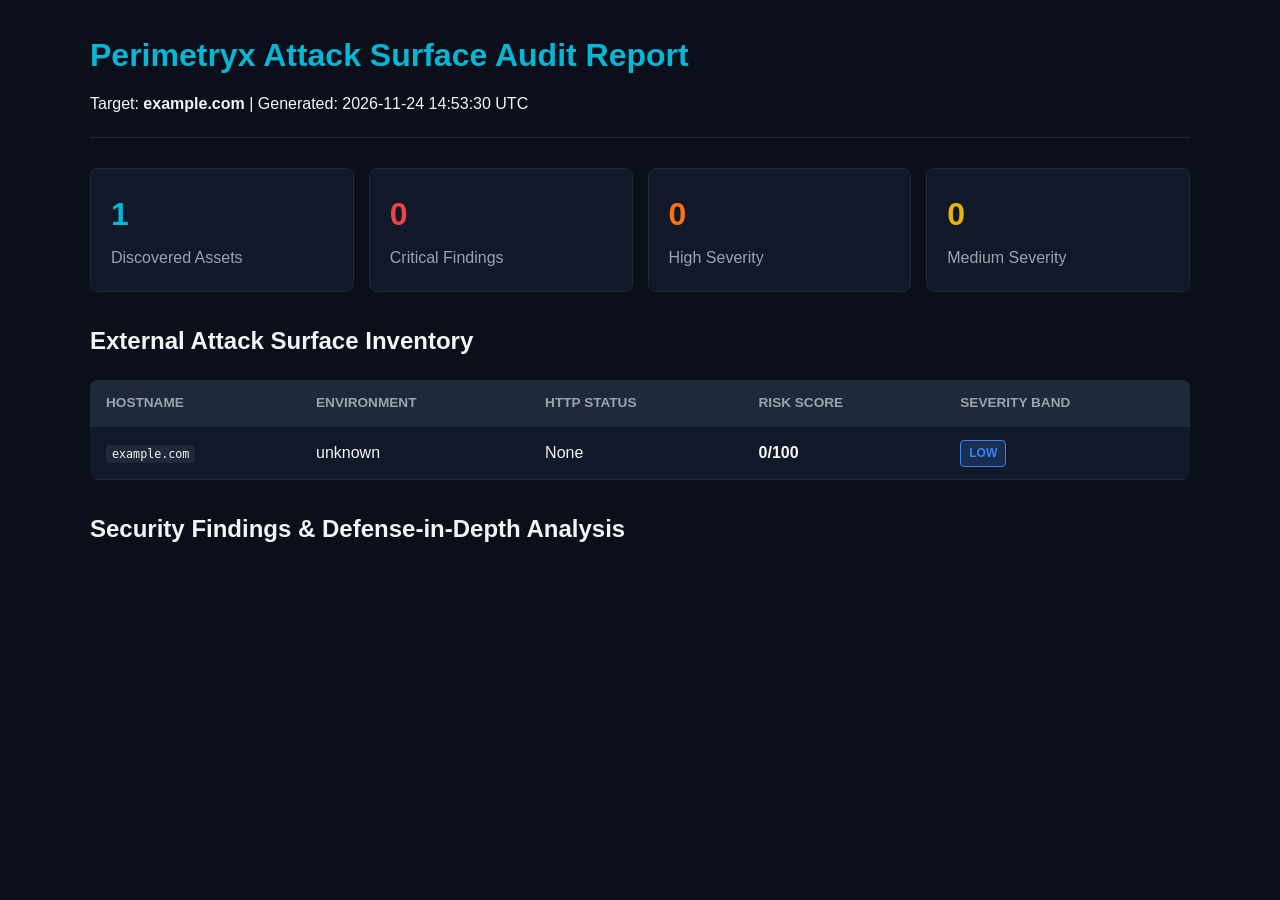
<file: perimetryx-example.com-report.html>
<!DOCTYPE html>
<html lang="en">
<head>
  <meta charset="UTF-8">
  <title>Perimetryx Audit: example.com</title>
  <style>
    :root {
      --bg: #0b0f19;
      --card-bg: #111827;
      --border: #1f2937;
      --text: #f3f4f6;
      --text-muted: #9ca3af;
      --crit: #ef4444;
      --high: #f97316;
      --med: #eab308;
      --low: #3b82f6;
      --accent: #06b6d4;
    }
    body {
      font-family: -apple-system, BlinkMacSystemFont, "Segoe UI", Roboto, sans-serif;
      background: var(--bg);
      color: var(--text);
      line-height: 1.6;
      margin: 0;
      padding: 30px;
    }
    .container { max-width: 1100px; margin: 0 auto; }
    header { border-bottom: 1px solid var(--border); padding-bottom: 20px; margin-bottom: 30px; }
    h1 { margin: 0 0 10px 0; color: var(--accent); }
    .stats-grid { display: grid; grid-template-columns: repeat(auto-fit, minmax(200px, 1fr)); gap: 15px; margin-bottom: 30px; }
    .stat-card { background: var(--card-bg); border: 1px solid var(--border); border-radius: 8px; padding: 20px; }
    .stat-val { font-size: 2rem; font-weight: bold; margin-bottom: 5px; }
    .badge { display: inline-block; padding: 3px 8px; border-radius: 4px; font-size: 0.75rem; font-weight: bold; text-transform: uppercase; }
    .badge-critical { background: rgba(239, 68, 68, 0.2); color: var(--crit); border: 1px solid var(--crit); }
    .badge-high { background: rgba(249, 115, 22, 0.2); color: var(--high); border: 1px solid var(--high); }
    .badge-medium { background: rgba(234, 179, 8, 0.2); color: var(--med); border: 1px solid var(--med); }
    .badge-low { background: rgba(59, 130, 246, 0.2); color: var(--low); border: 1px solid var(--low); }
    table { width: 100%; border-collapse: collapse; margin-bottom: 30px; background: var(--card-bg); border-radius: 8px; overflow: hidden; }
    th, td { padding: 12px 16px; text-align: left; border-bottom: 1px solid var(--border); }
    th { background: #1f2937; color: var(--text-muted); font-size: 0.85rem; text-transform: uppercase; }
    .finding-card { background: var(--card-bg); border: 1px solid var(--border); border-radius: 8px; padding: 20px; margin-bottom: 15px; }
    code { background: #1f2937; padding: 2px 6px; border-radius: 4px; font-family: monospace; font-size: 0.9em; }
    pre { background: #030712; padding: 12px; border-radius: 6px; overflow-x: auto; font-size: 0.85rem; }
  </style>
</head>
<body>
<div class="container">
  <header>
    <h1>Perimetryx Attack Surface Audit Report</h1>
    <div>Target: <strong>example.com</strong> | Generated: 2026-11-24 14:53:30 UTC</div>
  </header>

  <div class="stats-grid">
    <div class="stat-card">
      <div class="stat-val" style="color: var(--accent);">1</div>
      <div style="color: var(--text-muted);">Discovered Assets</div>
    </div>
    <div class="stat-card">
      <div class="stat-val" style="color: var(--crit);">0</div>
      <div style="color: var(--text-muted);">Critical Findings</div>
    </div>
    <div class="stat-card">
      <div class="stat-val" style="color: var(--high);">0</div>
      <div style="color: var(--text-muted);">High Severity</div>
    </div>
    <div class="stat-card">
      <div class="stat-val" style="color: var(--med);">0</div>
      <div style="color: var(--text-muted);">Medium Severity</div>
    </div>
  </div>

  <h2>External Attack Surface Inventory</h2>
  <table>
    <thead>
      <tr>
        <th>Hostname</th>
        <th>Environment</th>
        <th>HTTP Status</th>
        <th>Risk Score</th>
        <th>Severity Band</th>
      </tr>
    </thead>
    <tbody>
      <tr>
        <td><code>example.com</code></td>
        <td>unknown</td>
        <td>None</td>
        <td><strong>0/100</strong></td>
        <td><span class="badge badge-low">low</span></td>
      </tr>
    </tbody>
  </table>

  <h2>Security Findings & Defense-in-Depth Analysis</h2>
</div>
</body>
</html>
</file>
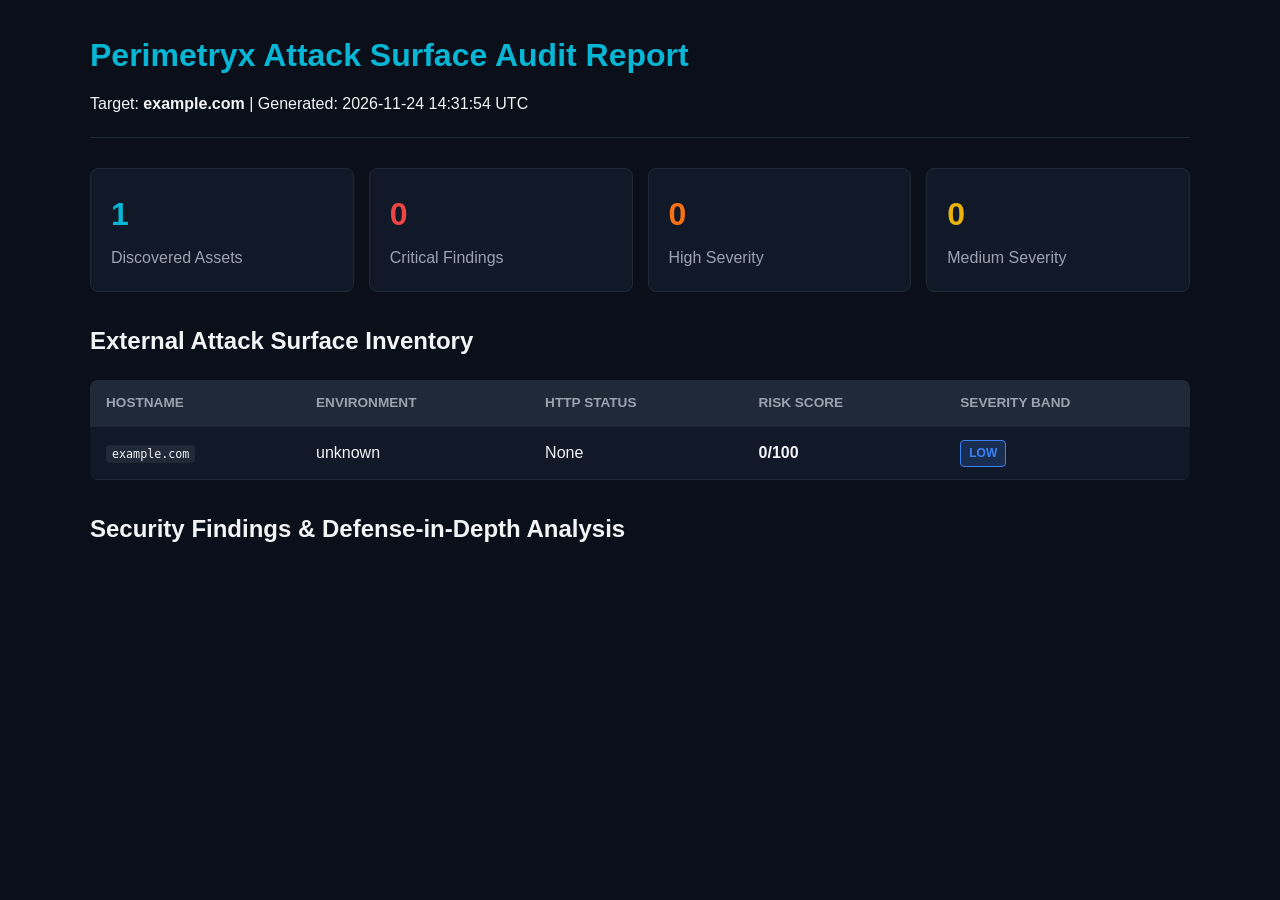
<file: perimetryx-report.html>
<!DOCTYPE html>
<html lang="en">
<head>
  <meta charset="UTF-8">
  <title>Perimetryx Audit: example.com</title>
  <style>
    :root {
      --bg: #0b0f19;
      --card-bg: #111827;
      --border: #1f2937;
      --text: #f3f4f6;
      --text-muted: #9ca3af;
      --crit: #ef4444;
      --high: #f97316;
      --med: #eab308;
      --low: #3b82f6;
      --accent: #06b6d4;
    }
    body {
      font-family: -apple-system, BlinkMacSystemFont, "Segoe UI", Roboto, sans-serif;
      background: var(--bg);
      color: var(--text);
      line-height: 1.6;
      margin: 0;
      padding: 30px;
    }
    .container { max-width: 1100px; margin: 0 auto; }
    header { border-bottom: 1px solid var(--border); padding-bottom: 20px; margin-bottom: 30px; }
    h1 { margin: 0 0 10px 0; color: var(--accent); }
    .stats-grid { display: grid; grid-template-columns: repeat(auto-fit, minmax(200px, 1fr)); gap: 15px; margin-bottom: 30px; }
    .stat-card { background: var(--card-bg); border: 1px solid var(--border); border-radius: 8px; padding: 20px; }
    .stat-val { font-size: 2rem; font-weight: bold; margin-bottom: 5px; }
    .badge { display: inline-block; padding: 3px 8px; border-radius: 4px; font-size: 0.75rem; font-weight: bold; text-transform: uppercase; }
    .badge-critical { background: rgba(239, 68, 68, 0.2); color: var(--crit); border: 1px solid var(--crit); }
    .badge-high { background: rgba(249, 115, 22, 0.2); color: var(--high); border: 1px solid var(--high); }
    .badge-medium { background: rgba(234, 179, 8, 0.2); color: var(--med); border: 1px solid var(--med); }
    .badge-low { background: rgba(59, 130, 246, 0.2); color: var(--low); border: 1px solid var(--low); }
    table { width: 100%; border-collapse: collapse; margin-bottom: 30px; background: var(--card-bg); border-radius: 8px; overflow: hidden; }
    th, td { padding: 12px 16px; text-align: left; border-bottom: 1px solid var(--border); }
    th { background: #1f2937; color: var(--text-muted); font-size: 0.85rem; text-transform: uppercase; }
    .finding-card { background: var(--card-bg); border: 1px solid var(--border); border-radius: 8px; padding: 20px; margin-bottom: 15px; }
    code { background: #1f2937; padding: 2px 6px; border-radius: 4px; font-family: monospace; font-size: 0.9em; }
    pre { background: #030712; padding: 12px; border-radius: 6px; overflow-x: auto; font-size: 0.85rem; }
  </style>
</head>
<body>
<div class="container">
  <header>
    <h1>Perimetryx Attack Surface Audit Report</h1>
    <div>Target: <strong>example.com</strong> | Generated: 2026-11-24 14:31:54 UTC</div>
  </header>

  <div class="stats-grid">
    <div class="stat-card">
      <div class="stat-val" style="color: var(--accent);">1</div>
      <div style="color: var(--text-muted);">Discovered Assets</div>
    </div>
    <div class="stat-card">
      <div class="stat-val" style="color: var(--crit);">0</div>
      <div style="color: var(--text-muted);">Critical Findings</div>
    </div>
    <div class="stat-card">
      <div class="stat-val" style="color: var(--high);">0</div>
      <div style="color: var(--text-muted);">High Severity</div>
    </div>
    <div class="stat-card">
      <div class="stat-val" style="color: var(--med);">0</div>
      <div style="color: var(--text-muted);">Medium Severity</div>
    </div>
  </div>

  <h2>External Attack Surface Inventory</h2>
  <table>
    <thead>
      <tr>
        <th>Hostname</th>
        <th>Environment</th>
        <th>HTTP Status</th>
        <th>Risk Score</th>
        <th>Severity Band</th>
      </tr>
    </thead>
    <tbody>
      <tr>
        <td><code>example.com</code></td>
        <td>unknown</td>
        <td>None</td>
        <td><strong>0/100</strong></td>
        <td><span class="badge badge-low">low</span></td>
      </tr>
    </tbody>
  </table>

  <h2>Security Findings & Defense-in-Depth Analysis</h2>
</div>
</body>
</html>
</file>
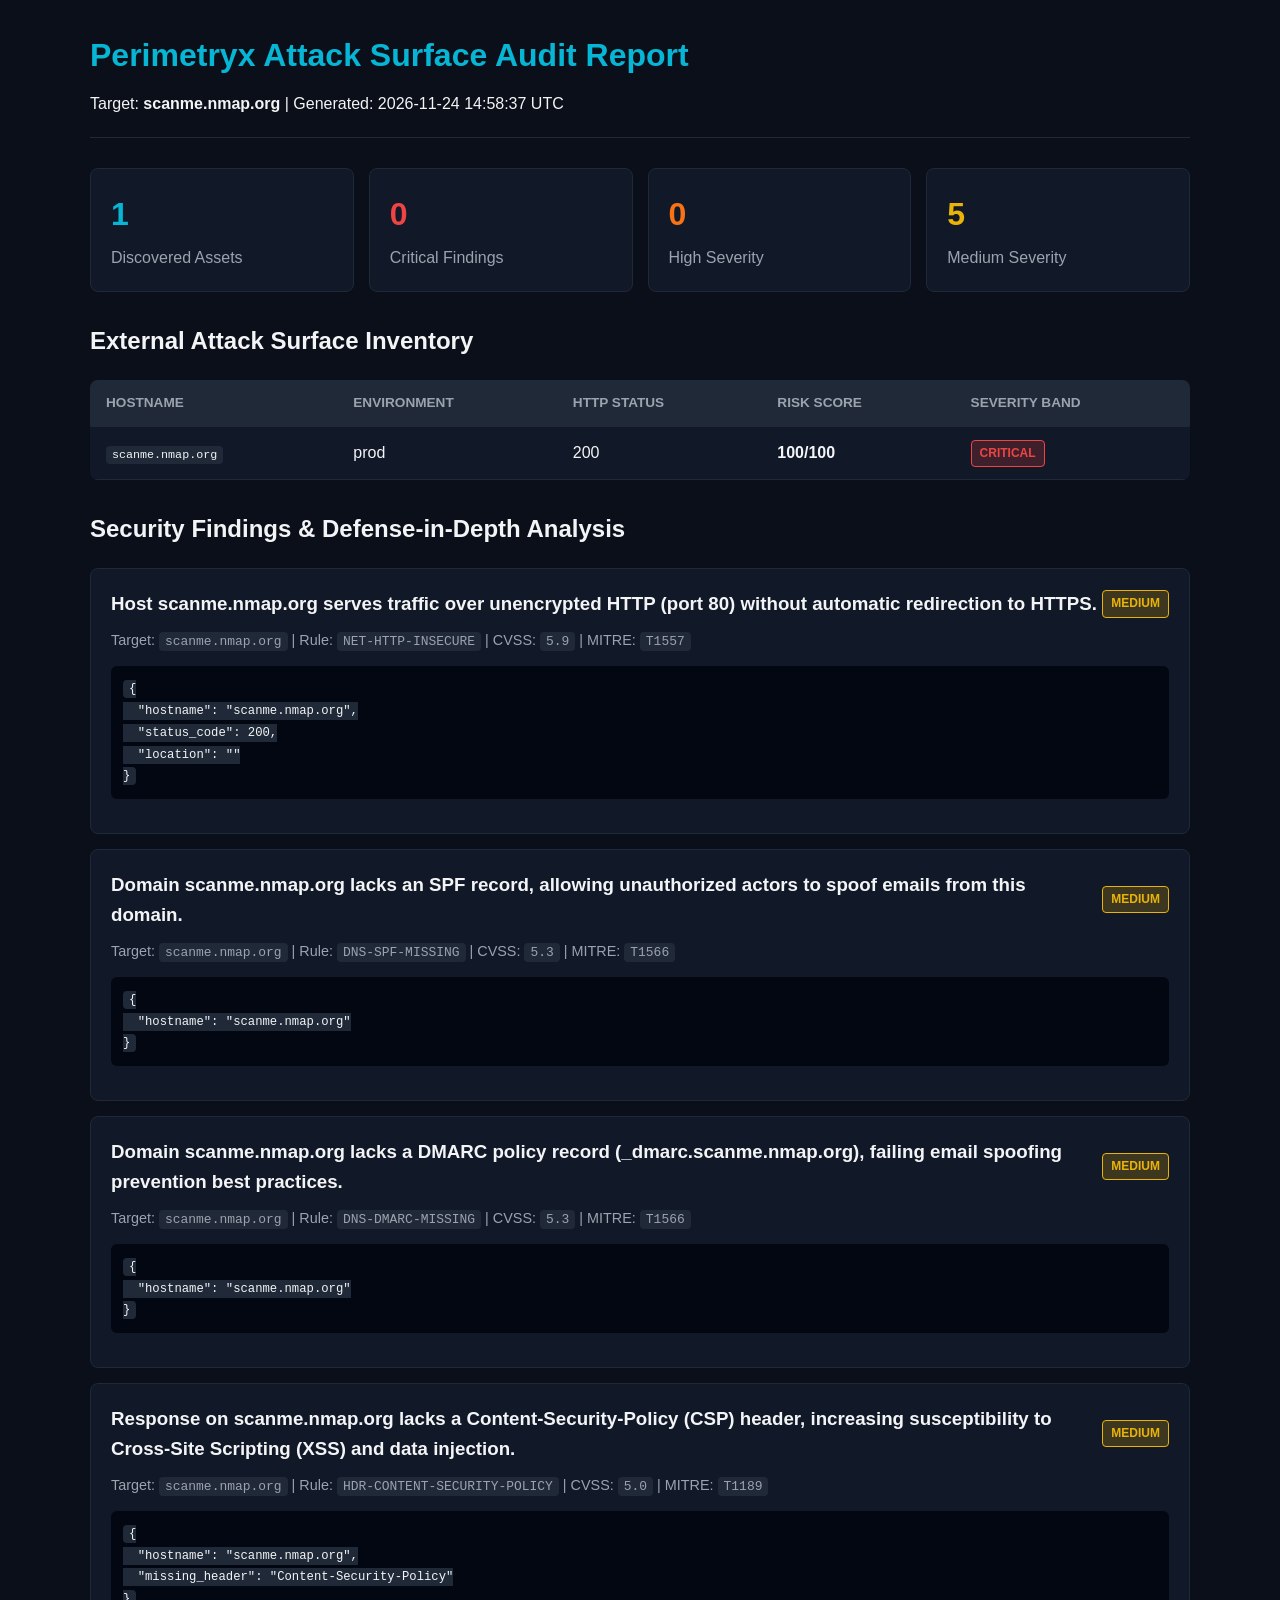
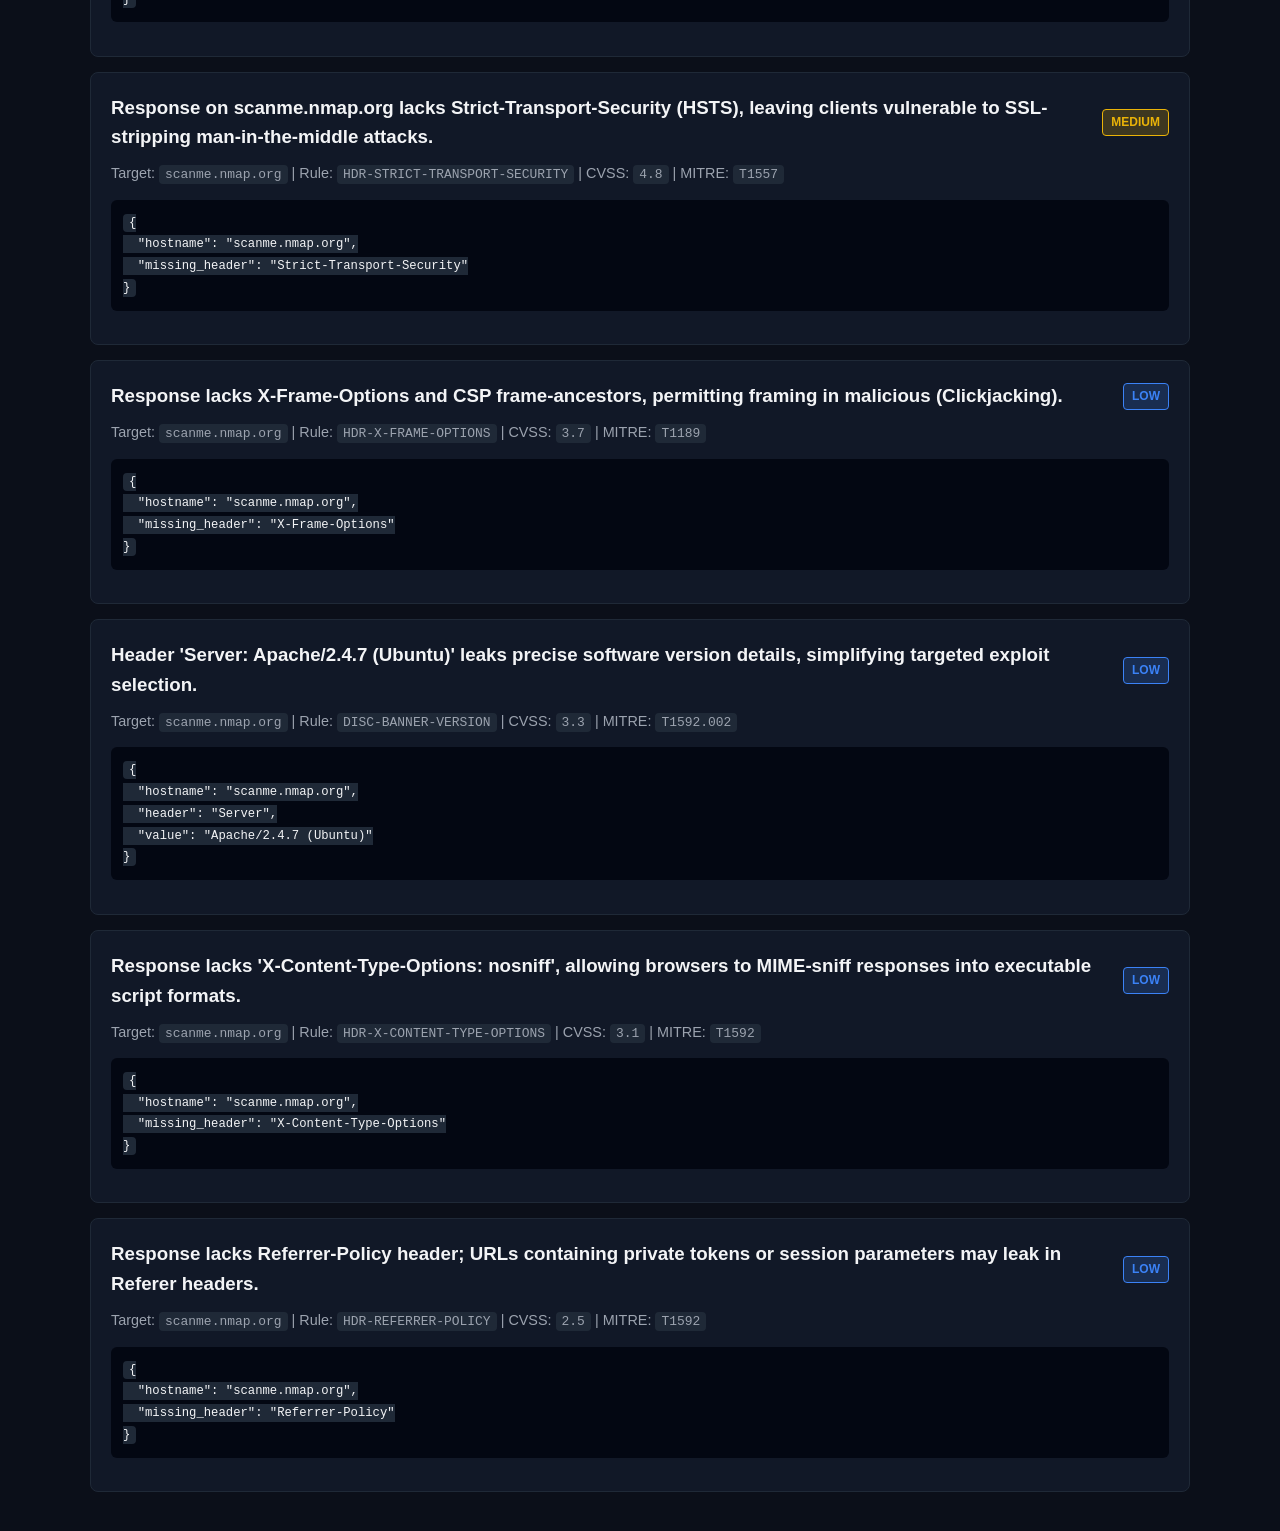
<file: perimetryx-scanme.nmap.org-report.html>
<!DOCTYPE html>
<html lang="en">
<head>
  <meta charset="UTF-8">
  <title>Perimetryx Audit: scanme.nmap.org</title>
  <style>
    :root {
      --bg: #0b0f19;
      --card-bg: #111827;
      --border: #1f2937;
      --text: #f3f4f6;
      --text-muted: #9ca3af;
      --crit: #ef4444;
      --high: #f97316;
      --med: #eab308;
      --low: #3b82f6;
      --accent: #06b6d4;
    }
    body {
      font-family: -apple-system, BlinkMacSystemFont, "Segoe UI", Roboto, sans-serif;
      background: var(--bg);
      color: var(--text);
      line-height: 1.6;
      margin: 0;
      padding: 30px;
    }
    .container { max-width: 1100px; margin: 0 auto; }
    header { border-bottom: 1px solid var(--border); padding-bottom: 20px; margin-bottom: 30px; }
    h1 { margin: 0 0 10px 0; color: var(--accent); }
    .stats-grid { display: grid; grid-template-columns: repeat(auto-fit, minmax(200px, 1fr)); gap: 15px; margin-bottom: 30px; }
    .stat-card { background: var(--card-bg); border: 1px solid var(--border); border-radius: 8px; padding: 20px; }
    .stat-val { font-size: 2rem; font-weight: bold; margin-bottom: 5px; }
    .badge { display: inline-block; padding: 3px 8px; border-radius: 4px; font-size: 0.75rem; font-weight: bold; text-transform: uppercase; }
    .badge-critical { background: rgba(239, 68, 68, 0.2); color: var(--crit); border: 1px solid var(--crit); }
    .badge-high { background: rgba(249, 115, 22, 0.2); color: var(--high); border: 1px solid var(--high); }
    .badge-medium { background: rgba(234, 179, 8, 0.2); color: var(--med); border: 1px solid var(--med); }
    .badge-low { background: rgba(59, 130, 246, 0.2); color: var(--low); border: 1px solid var(--low); }
    table { width: 100%; border-collapse: collapse; margin-bottom: 30px; background: var(--card-bg); border-radius: 8px; overflow: hidden; }
    th, td { padding: 12px 16px; text-align: left; border-bottom: 1px solid var(--border); }
    th { background: #1f2937; color: var(--text-muted); font-size: 0.85rem; text-transform: uppercase; }
    .finding-card { background: var(--card-bg); border: 1px solid var(--border); border-radius: 8px; padding: 20px; margin-bottom: 15px; }
    code { background: #1f2937; padding: 2px 6px; border-radius: 4px; font-family: monospace; font-size: 0.9em; }
    pre { background: #030712; padding: 12px; border-radius: 6px; overflow-x: auto; font-size: 0.85rem; }
  </style>
</head>
<body>
<div class="container">
  <header>
    <h1>Perimetryx Attack Surface Audit Report</h1>
    <div>Target: <strong>scanme.nmap.org</strong> | Generated: 2026-11-24 14:58:37 UTC</div>
  </header>

  <div class="stats-grid">
    <div class="stat-card">
      <div class="stat-val" style="color: var(--accent);">1</div>
      <div style="color: var(--text-muted);">Discovered Assets</div>
    </div>
    <div class="stat-card">
      <div class="stat-val" style="color: var(--crit);">0</div>
      <div style="color: var(--text-muted);">Critical Findings</div>
    </div>
    <div class="stat-card">
      <div class="stat-val" style="color: var(--high);">0</div>
      <div style="color: var(--text-muted);">High Severity</div>
    </div>
    <div class="stat-card">
      <div class="stat-val" style="color: var(--med);">5</div>
      <div style="color: var(--text-muted);">Medium Severity</div>
    </div>
  </div>

  <h2>External Attack Surface Inventory</h2>
  <table>
    <thead>
      <tr>
        <th>Hostname</th>
        <th>Environment</th>
        <th>HTTP Status</th>
        <th>Risk Score</th>
        <th>Severity Band</th>
      </tr>
    </thead>
    <tbody>
      <tr>
        <td><code>scanme.nmap.org</code></td>
        <td>prod</td>
        <td>200</td>
        <td><strong>100/100</strong></td>
        <td><span class="badge badge-critical">critical</span></td>
      </tr>
    </tbody>
  </table>

  <h2>Security Findings & Defense-in-Depth Analysis</h2>
  <div class="finding-card">
    <div style="display: flex; justify-content: space-between; align-items: center; margin-bottom: 10px;">
      <h3 style="margin: 0;">Host scanme.nmap.org serves traffic over unencrypted HTTP (port 80) without automatic redirection to HTTPS.</h3>
      <span class="badge badge-medium">medium</span>
    </div>
    <div style="color: var(--text-muted); font-size: 0.9rem; margin-bottom: 10px;">
      Target: <code>scanme.nmap.org</code> | Rule: <code>NET-HTTP-INSECURE</code> | CVSS: <code>5.9</code> | MITRE: <code>T1557</code>
    </div>
    <pre><code>{
  "hostname": "scanme.nmap.org",
  "status_code": 200,
  "location": ""
}</code></pre>
  </div>
  <div class="finding-card">
    <div style="display: flex; justify-content: space-between; align-items: center; margin-bottom: 10px;">
      <h3 style="margin: 0;">Domain scanme.nmap.org lacks an SPF record, allowing unauthorized actors to spoof emails from this domain.</h3>
      <span class="badge badge-medium">medium</span>
    </div>
    <div style="color: var(--text-muted); font-size: 0.9rem; margin-bottom: 10px;">
      Target: <code>scanme.nmap.org</code> | Rule: <code>DNS-SPF-MISSING</code> | CVSS: <code>5.3</code> | MITRE: <code>T1566</code>
    </div>
    <pre><code>{
  "hostname": "scanme.nmap.org"
}</code></pre>
  </div>
  <div class="finding-card">
    <div style="display: flex; justify-content: space-between; align-items: center; margin-bottom: 10px;">
      <h3 style="margin: 0;">Domain scanme.nmap.org lacks a DMARC policy record (_dmarc.scanme.nmap.org), failing email spoofing prevention best practices.</h3>
      <span class="badge badge-medium">medium</span>
    </div>
    <div style="color: var(--text-muted); font-size: 0.9rem; margin-bottom: 10px;">
      Target: <code>scanme.nmap.org</code> | Rule: <code>DNS-DMARC-MISSING</code> | CVSS: <code>5.3</code> | MITRE: <code>T1566</code>
    </div>
    <pre><code>{
  "hostname": "scanme.nmap.org"
}</code></pre>
  </div>
  <div class="finding-card">
    <div style="display: flex; justify-content: space-between; align-items: center; margin-bottom: 10px;">
      <h3 style="margin: 0;">Response on scanme.nmap.org lacks a Content-Security-Policy (CSP) header, increasing susceptibility to Cross-Site Scripting (XSS) and data injection.</h3>
      <span class="badge badge-medium">medium</span>
    </div>
    <div style="color: var(--text-muted); font-size: 0.9rem; margin-bottom: 10px;">
      Target: <code>scanme.nmap.org</code> | Rule: <code>HDR-CONTENT-SECURITY-POLICY</code> | CVSS: <code>5.0</code> | MITRE: <code>T1189</code>
    </div>
    <pre><code>{
  "hostname": "scanme.nmap.org",
  "missing_header": "Content-Security-Policy"
}</code></pre>
  </div>
  <div class="finding-card">
    <div style="display: flex; justify-content: space-between; align-items: center; margin-bottom: 10px;">
      <h3 style="margin: 0;">Response on scanme.nmap.org lacks Strict-Transport-Security (HSTS), leaving clients vulnerable to SSL-stripping man-in-the-middle attacks.</h3>
      <span class="badge badge-medium">medium</span>
    </div>
    <div style="color: var(--text-muted); font-size: 0.9rem; margin-bottom: 10px;">
      Target: <code>scanme.nmap.org</code> | Rule: <code>HDR-STRICT-TRANSPORT-SECURITY</code> | CVSS: <code>4.8</code> | MITRE: <code>T1557</code>
    </div>
    <pre><code>{
  "hostname": "scanme.nmap.org",
  "missing_header": "Strict-Transport-Security"
}</code></pre>
  </div>
  <div class="finding-card">
    <div style="display: flex; justify-content: space-between; align-items: center; margin-bottom: 10px;">
      <h3 style="margin: 0;">Response lacks X-Frame-Options and CSP frame-ancestors, permitting framing in malicious <iframes> (Clickjacking).</h3>
      <span class="badge badge-low">low</span>
    </div>
    <div style="color: var(--text-muted); font-size: 0.9rem; margin-bottom: 10px;">
      Target: <code>scanme.nmap.org</code> | Rule: <code>HDR-X-FRAME-OPTIONS</code> | CVSS: <code>3.7</code> | MITRE: <code>T1189</code>
    </div>
    <pre><code>{
  "hostname": "scanme.nmap.org",
  "missing_header": "X-Frame-Options"
}</code></pre>
  </div>
  <div class="finding-card">
    <div style="display: flex; justify-content: space-between; align-items: center; margin-bottom: 10px;">
      <h3 style="margin: 0;">Header 'Server: Apache/2.4.7 (Ubuntu)' leaks precise software version details, simplifying targeted exploit selection.</h3>
      <span class="badge badge-low">low</span>
    </div>
    <div style="color: var(--text-muted); font-size: 0.9rem; margin-bottom: 10px;">
      Target: <code>scanme.nmap.org</code> | Rule: <code>DISC-BANNER-VERSION</code> | CVSS: <code>3.3</code> | MITRE: <code>T1592.002</code>
    </div>
    <pre><code>{
  "hostname": "scanme.nmap.org",
  "header": "Server",
  "value": "Apache/2.4.7 (Ubuntu)"
}</code></pre>
  </div>
  <div class="finding-card">
    <div style="display: flex; justify-content: space-between; align-items: center; margin-bottom: 10px;">
      <h3 style="margin: 0;">Response lacks 'X-Content-Type-Options: nosniff', allowing browsers to MIME-sniff responses into executable script formats.</h3>
      <span class="badge badge-low">low</span>
    </div>
    <div style="color: var(--text-muted); font-size: 0.9rem; margin-bottom: 10px;">
      Target: <code>scanme.nmap.org</code> | Rule: <code>HDR-X-CONTENT-TYPE-OPTIONS</code> | CVSS: <code>3.1</code> | MITRE: <code>T1592</code>
    </div>
    <pre><code>{
  "hostname": "scanme.nmap.org",
  "missing_header": "X-Content-Type-Options"
}</code></pre>
  </div>
  <div class="finding-card">
    <div style="display: flex; justify-content: space-between; align-items: center; margin-bottom: 10px;">
      <h3 style="margin: 0;">Response lacks Referrer-Policy header; URLs containing private tokens or session parameters may leak in Referer headers.</h3>
      <span class="badge badge-low">low</span>
    </div>
    <div style="color: var(--text-muted); font-size: 0.9rem; margin-bottom: 10px;">
      Target: <code>scanme.nmap.org</code> | Rule: <code>HDR-REFERRER-POLICY</code> | CVSS: <code>2.5</code> | MITRE: <code>T1592</code>
    </div>
    <pre><code>{
  "hostname": "scanme.nmap.org",
  "missing_header": "Referrer-Policy"
}</code></pre>
  </div>
</div>
</body>
</html>
</file>
